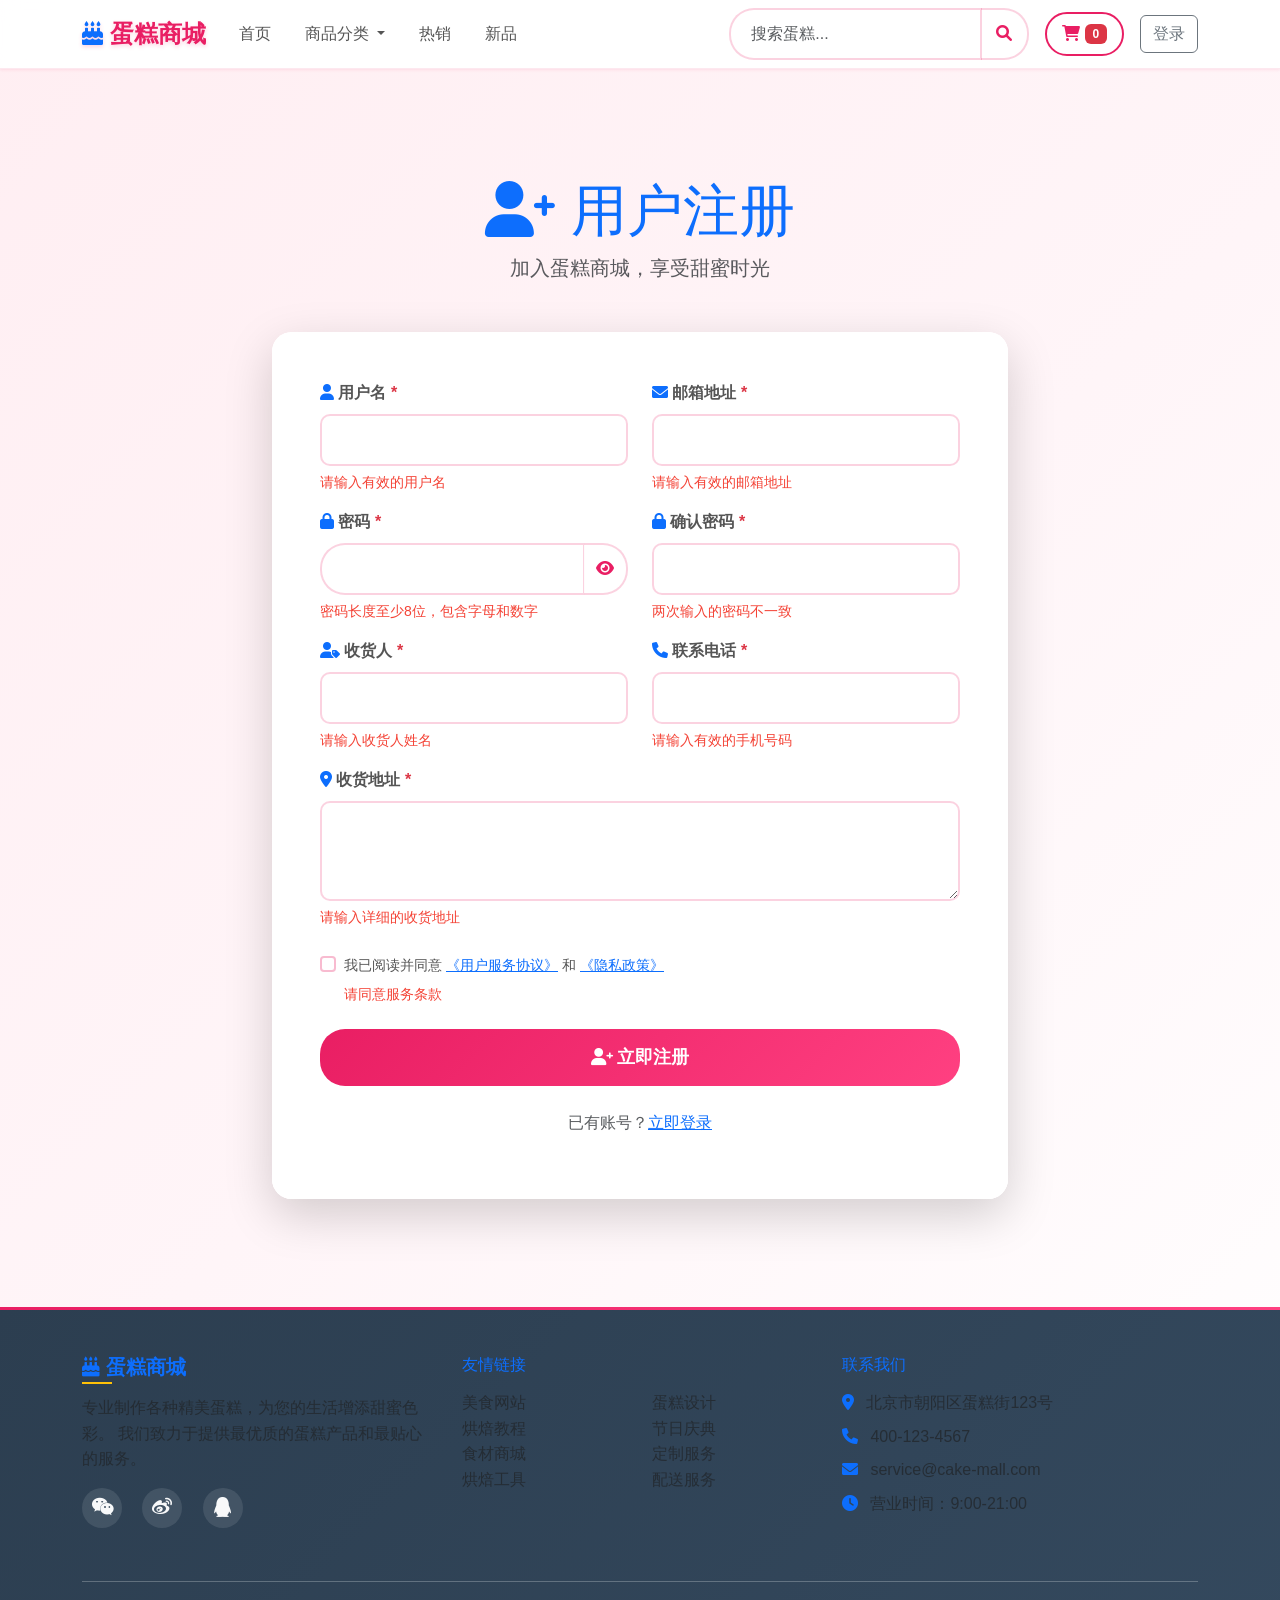
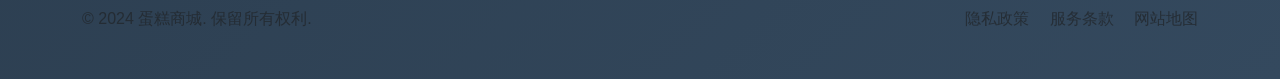
<file: register.html>
<!DOCTYPE html>
<html lang="zh-CN">
<head>
    <meta charset="UTF-8">
    <meta name="viewport" content="width=device-width, initial-scale=1.0">
    <title>蛋糕商城 - 用户注册</title>
    <!-- Bootstrap CSS -->
    <link href="https://cdn.jsdelivr.net/npm/bootstrap@5.3.0/dist/css/bootstrap.min.css" rel="stylesheet">
    <!-- Font Awesome 图标 -->
    <link rel="stylesheet" href="https://cdnjs.cloudflare.com/ajax/libs/font-awesome/6.0.0/css/all.min.css">
    <!-- 自定义CSS -->
    <link rel="stylesheet" href="styles.css">
</head>
<body>
    <!-- 导航栏 -->
    <nav class="navbar navbar-expand-lg navbar-light bg-light sticky-top">
        <div class="container">
            <!-- 品牌Logo -->
            <a class="navbar-brand" href="index.html">
                <i class="fas fa-birthday-cake text-primary"></i>
                <span class="fw-bold">蛋糕商城</span>
            </a>
            
            <!-- 移动端菜单按钮 -->
            <button class="navbar-toggler" type="button" data-bs-toggle="collapse" data-bs-target="#navbarNav">
                <span class="navbar-toggler-icon"></span>
            </button>
            
            <!-- 导航菜单 -->
            <div class="collapse navbar-collapse" id="navbarNav">
                <ul class="navbar-nav me-auto">
                    <li class="nav-item">
                        <a class="nav-link" href="index.html">首页</a>
                    </li>
                    <li class="nav-item dropdown">
                        <a class="nav-link dropdown-toggle" href="#" data-bs-toggle="dropdown" aria-expanded="false">
                            商品分类
                        </a>
                        <ul class="dropdown-menu">
                            <li><a class="dropdown-item" href="#">生日蛋糕</a></li>
                            <li><a class="dropdown-item" href="#">婚礼蛋糕</a></li>
                            <li><a class="dropdown-item" href="#">儿童蛋糕</a></li>
                            <li><a class="dropdown-item" href="#">节日蛋糕</a></li>
                        </ul>
                    </li>
                    <li class="nav-item">
                        <a class="nav-link" href="hot.html">热销</a>
                    </li>
                    <li class="nav-item">
                        <a class="nav-link" href="new.html">新品</a>
                    </li>
                </ul>
                
                <!-- 搜索框和购物车 -->
                <div class="d-flex align-items-center">
                    <div class="input-group me-3" style="width: 300px;">
                        <input type="text" class="form-control" placeholder="搜索蛋糕...">
                        <button class="btn btn-outline-primary" type="button">
                            <i class="fas fa-search"></i>
                        </button>
                    </div>
                    <a href="cart.html" class="btn btn-outline-primary me-3">
                        <i class="fas fa-shopping-cart"></i>
                        <span class="badge bg-danger">0</span>
                    </a>
                    <a href="login.html" class="btn btn-outline-secondary">登录</a>
                </div>
            </div>
        </div>
    </nav>

    <!-- 主要内容区域 -->
    <main class="container my-5">
        <div class="row justify-content-center">
            <div class="col-lg-8 col-md-10">
                <!-- 页面标题 -->
                <div class="text-center mb-5">
                    <h1 class="display-4 text-primary">
                        <i class="fas fa-user-plus"></i>
                        用户注册
                    </h1>
                    <p class="lead text-muted">加入蛋糕商城，享受甜蜜时光</p>
                </div>

                <!-- 注册表单 -->
                <div class="card shadow-lg">
                    <div class="card-body p-5">
                        <form id="registerForm" novalidate>
                            <div class="row">
                                <!-- 用户名 -->
                                <div class="col-md-6 mb-3">
                                    <label for="username" class="form-label">
                                        <i class="fas fa-user text-primary"></i>
                                        用户名 <span class="text-danger">*</span>
                                    </label>
                                    <input type="text" class="form-control" id="username" name="username" required>
                                    <div class="invalid-feedback">
                                        请输入有效的用户名
                                    </div>
                                </div>

                                <!-- 邮箱 -->
                                <div class="col-md-6 mb-3">
                                    <label for="email" class="form-label">
                                        <i class="fas fa-envelope text-primary"></i>
                                        邮箱地址 <span class="text-danger">*</span>
                                    </label>
                                    <input type="email" class="form-control" id="email" name="email" required>
                                    <div class="invalid-feedback">
                                        请输入有效的邮箱地址
                                    </div>
                                </div>
                            </div>

                            <div class="row">
                                <!-- 密码 -->
                                <div class="col-md-6 mb-3">
                                    <label for="password" class="form-label">
                                        <i class="fas fa-lock text-primary"></i>
                                        密码 <span class="text-danger">*</span>
                                    </label>
                                    <div class="input-group">
                                        <input type="password" class="form-control" id="password" name="password" required>
                                        <button class="btn btn-outline-secondary" type="button" id="togglePassword">
                                            <i class="fas fa-eye"></i>
                                        </button>
                                    </div>
                                    <div class="invalid-feedback">
                                        密码长度至少8位，包含字母和数字
                                    </div>
                                </div>

                                <!-- 确认密码 -->
                                <div class="col-md-6 mb-3">
                                    <label for="confirmPassword" class="form-label">
                                        <i class="fas fa-lock text-primary"></i>
                                        确认密码 <span class="text-danger">*</span>
                                    </label>
                                    <input type="password" class="form-control" id="confirmPassword" name="confirmPassword" required>
                                    <div class="invalid-feedback">
                                        两次输入的密码不一致
                                    </div>
                                </div>
                            </div>

                            <div class="row">
                                <!-- 收货人 -->
                                <div class="col-md-6 mb-3">
                                    <label for="receiver" class="form-label">
                                        <i class="fas fa-user-tag text-primary"></i>
                                        收货人 <span class="text-danger">*</span>
                                    </label>
                                    <input type="text" class="form-control" id="receiver" name="receiver" required>
                                    <div class="invalid-feedback">
                                        请输入收货人姓名
                                    </div>
                                </div>

                                <!-- 电话 -->
                                <div class="col-md-6 mb-3">
                                    <label for="phone" class="form-label">
                                        <i class="fas fa-phone text-primary"></i>
                                        联系电话 <span class="text-danger">*</span>
                                    </label>
                                    <input type="tel" class="form-control" id="phone" name="phone" required>
                                    <div class="invalid-feedback">
                                        请输入有效的手机号码
                                    </div>
                                </div>
                            </div>

                            <!-- 地址 -->
                            <div class="mb-4">
                                <label for="address" class="form-label">
                                    <i class="fas fa-map-marker-alt text-primary"></i>
                                    收货地址 <span class="text-danger">*</span>
                                </label>
                                <textarea class="form-control" id="address" name="address" rows="3" required></textarea>
                                <div class="invalid-feedback">
                                    请输入详细的收货地址
                                </div>
                            </div>

                            <!-- 服务条款 -->
                            <div class="mb-4">
                                <div class="form-check">
                                    <input class="form-check-input" type="checkbox" id="agreeTerms" required>
                                    <label class="form-check-label" for="agreeTerms">
                                        我已阅读并同意 <a href="#" class="text-primary">《用户服务协议》</a> 和 <a href="#" class="text-primary">《隐私政策》</a>
                                    </label>
                                    <div class="invalid-feedback">
                                        请同意服务条款
                                    </div>
                                </div>
                            </div>

                            <!-- 提交按钮 -->
                            <div class="d-grid gap-2">
                                <button type="submit" class="btn btn-primary btn-lg">
                                    <i class="fas fa-user-plus"></i>
                                    立即注册
                                </button>
                            </div>

                            <!-- 登录链接 -->
                            <div class="text-center mt-4">
                                <p class="text-muted">
                                    已有账号？<a href="login.html" class="text-primary">立即登录</a>
                                </p>
                            </div>
                        </form>
                    </div>
                </div>
            </div>
        </div>
    </main>

    <!-- 页脚 -->
    <footer class="bg-dark text-light py-5 mt-5">
        <div class="container">
            <div class="row">
                <!-- 公司信息 -->
                <div class="col-lg-4 mb-4">
                    <h5 class="text-primary mb-3">
                        <i class="fas fa-birthday-cake"></i>
                        蛋糕商城
                    </h5>
                    <p class="text-muted">
                        专业制作各种精美蛋糕，为您的生活增添甜蜜色彩。
                        我们致力于提供最优质的蛋糕产品和最贴心的服务。
                    </p>
                    <div class="social-links">
                        <a href="#" class="text-light me-3"><i class="fab fa-weixin fa-lg"></i></a>
                        <a href="#" class="text-light me-3"><i class="fab fa-weibo fa-lg"></i></a>
                        <a href="#" class="text-light me-3"><i class="fab fa-qq fa-lg"></i></a>
                    </div>
                </div>

                <!-- 友情链接 -->
                <div class="col-lg-4 mb-4">
                    <h6 class="text-primary mb-3">友情链接</h6>
                    <div class="row">
                        <div class="col-6">
                            <ul class="list-unstyled">
                                <li><a href="#" class="text-muted text-decoration-none">美食网站</a></li>
                                <li><a href="#" class="text-muted text-decoration-none">烘焙教程</a></li>
                                <li><a href="#" class="text-muted text-decoration-none">食材商城</a></li>
                                <li><a href="#" class="text-muted text-decoration-none">烘焙工具</a></li>
                            </ul>
                        </div>
                        <div class="col-6">
                            <ul class="list-unstyled">
                                <li><a href="#" class="text-muted text-decoration-none">蛋糕设计</a></li>
                                <li><a href="#" class="text-muted text-decoration-none">节日庆典</a></li>
                                <li><a href="#" class="text-muted text-decoration-none">定制服务</a></li>
                                <li><a href="#" class="text-muted text-decoration-none">配送服务</a></li>
                            </ul>
                        </div>
                    </div>
                </div>

                <!-- 联系信息 -->
                <div class="col-lg-4 mb-4">
                    <h6 class="text-primary mb-3">联系我们</h6>
                    <ul class="list-unstyled text-muted">
                        <li class="mb-2">
                            <i class="fas fa-map-marker-alt text-primary me-2"></i>
                            北京市朝阳区蛋糕街123号
                        </li>
                        <li class="mb-2">
                            <i class="fas fa-phone text-primary me-2"></i>
                            400-123-4567
                        </li>
                        <li class="mb-2">
                            <i class="fas fa-envelope text-primary me-2"></i>
                            service@cake-mall.com
                        </li>
                        <li class="mb-2">
                            <i class="fas fa-clock text-primary me-2"></i>
                            营业时间：9:00-21:00
                        </li>
                    </ul>
                </div>
            </div>

            <!-- 版权信息 -->
            <hr class="my-4">
            <div class="row align-items-center">
                <div class="col-md-6">
                    <p class="text-muted mb-0">
                        &copy; 2024 蛋糕商城. 保留所有权利.
                    </p>
                </div>
                <div class="col-md-6 text-md-end">
                    <p class="text-muted mb-0">
                        <a href="#" class="text-muted text-decoration-none me-3">隐私政策</a>
                        <a href="#" class="text-muted text-decoration-none me-3">服务条款</a>
                        <a href="#" class="text-muted text-decoration-none">网站地图</a>
                    </p>
                </div>
            </div>
        </div>
    </footer>

    <!-- Bootstrap JS -->
    <script src="https://cdn.jsdelivr.net/npm/bootstrap@5.3.0/dist/js/bootstrap.bundle.min.js"></script>
    <!-- 自定义JavaScript -->
    <script src="script.js"></script>
</body>
</html>
</file>
<file: styles.css>
/* 蛋糕商城 - 自定义样式 */

/* 全局样式 */
:root {
    --primary-color: #e91e63;
    --secondary-color: #ff4081;
    --accent-color: #ffc107;
    --success-color: #4caf50;
    --warning-color: #ff9800;
    --danger-color: #f44336;
    --light-bg: #f8f9fa;
    --dark-bg: #343a40;
    --gradient-bg: linear-gradient(135deg, #e91e63 0%, #ff4081 100%);
}

body {
    font-family: 'Segoe UI', Tahoma, Geneva, Verdana, sans-serif;
    line-height: 1.6;
    color: #333;
    background: linear-gradient(135deg, #ffeef2 0%, #fff5f8 50%, #ffffff 100%);
    min-height: 100vh;
}

/* 导航栏样式 */
.navbar {
    backdrop-filter: blur(10px);
    background-color: rgba(255, 255, 255, 0.95) !important;
    border-bottom: 1px solid rgba(233, 30, 99, 0.1);
    transition: all 0.3s ease;
}

.navbar-brand {
    font-size: 1.5rem;
    font-weight: 700;
    color: var(--primary-color) !important;
    text-shadow: 0 2px 4px rgba(233, 30, 99, 0.2);
}

.navbar-brand:hover {
    transform: scale(1.05);
    transition: transform 0.3s ease;
}

.nav-link {
    font-weight: 500;
    color: #555 !important;
    transition: all 0.3s ease;
    position: relative;
    margin: 0 5px;
    padding: 8px 12px !important;
    border-radius: 20px;
}

.nav-link:hover {
    color: var(--primary-color) !important;
    background-color: rgba(233, 30, 99, 0.1);
    transform: translateY(-2px);
}

.nav-link.active {
    color: white !important;
    background: var(--gradient-bg);
    box-shadow: 0 4px 15px rgba(233, 30, 99, 0.3);
}

/* 下拉菜单样式 */
.dropdown-menu {
    border: none;
    box-shadow: 0 10px 30px rgba(0, 0, 0, 0.15);
    border-radius: 10px;
    margin-top: 10px;
    overflow: hidden;
    animation: fadeInDown 0.3s ease;
}

.dropdown-item {
    padding: 10px 20px;
    transition: all 0.3s ease;
    border-bottom: 1px solid rgba(0, 0, 0, 0.05);
}

.dropdown-item:hover {
    background: var(--gradient-bg);
    color: white;
    transform: translateX(5px);
}

.dropdown-item:last-child {
    border-bottom: none;
}

/* 搜索框样式 */
.input-group .form-control {
    border-right: none;
    border-radius: 25px 0 0 25px;
    padding-left: 20px;
    background-color: rgba(255, 255, 255, 0.9);
    border: 2px solid rgba(233, 30, 99, 0.2);
    transition: all 0.3s ease;
}

.input-group .form-control:focus {
    border-color: var(--primary-color);
    box-shadow: 0 0 0 0.2rem rgba(233, 30, 99, 0.25);
    background-color: white;
}

.input-group .btn {
    border-radius: 0 25px 25px 0;
    border-left: none;
    border: 2px solid rgba(233, 30, 99, 0.2);
    border-left: none;
}

.input-group .btn:hover {
    background: var(--gradient-bg);
    border-color: var(--primary-color);
    color: white;
}

/* 购物车按钮样式 */
.btn-outline-primary {
    border-radius: 25px;
    padding: 8px 15px;
    border: 2px solid var(--primary-color);
    color: var(--primary-color);
    transition: all 0.3s ease;
}

.btn-outline-primary:hover {
    background: var(--gradient-bg);
    border-color: var(--primary-color);
    transform: translateY(-2px);
    box-shadow: 0 5px 15px rgba(233, 30, 99, 0.3);
}

/* 主要内容区域 */
main {
    padding: 60px 0;
}

/* 注册卡片样式 */
.card {
    border: none;
    border-radius: 20px;
    overflow: hidden;
    background: rgba(255, 255, 255, 0.95);
    backdrop-filter: blur(10px);
    animation: fadeInUp 0.8s ease;
}

.card-header {
    background: var(--gradient-bg) !important;
    border: none;
    position: relative;
    overflow: hidden;
}

.card-header::before {
    content: '';
    position: absolute;
    top: -50%;
    left: -50%;
    width: 200%;
    height: 200%;
    background: repeating-linear-gradient(
        45deg,
        transparent,
        transparent 10px,
        rgba(255, 255, 255, 0.1) 10px,
        rgba(255, 255, 255, 0.1) 20px
    );
    animation: moveStripes 20s linear infinite;
}

.card-body {
    background: rgba(255, 255, 255, 0.98);
}

/* 表单样式 */
.form-label {
    font-weight: 600;
    color: #555;
    margin-bottom: 8px;
}

.form-control, .form-select {
    border: 2px solid rgba(233, 30, 99, 0.2);
    border-radius: 10px;
    padding: 12px 15px;
    transition: all 0.3s ease;
    background-color: rgba(255, 255, 255, 0.9);
}

.form-control:focus, .form-select:focus {
    border-color: var(--primary-color);
    box-shadow: 0 0 0 0.2rem rgba(233, 30, 99, 0.25);
    background-color: white;
    transform: translateY(-2px);
}

.form-control.is-valid {
    border-color: var(--success-color);
    background-image: url("data:image/svg+xml,%3csvg xmlns='http://www.w3.org/2000/svg' viewBox='0 0 8 8'%3e%3cpath fill='%234caf50' d='m2.3 6.73.94-.94 2.94-2.94.94-.94.94.94L2.3 8.67z'/%3e%3c/svg%3e");
}

.form-control.is-invalid {
    border-color: var(--danger-color);
    background-image: url("data:image/svg+xml,%3csvg xmlns='http://www.w3.org/2000/svg' viewBox='0 0 12 12' width='12' height='12' fill='none' stroke='%23f44336'%3e%3ccircle cx='6' cy='6' r='4.5'/%3e%3cpath d='m5.5 5.5 1 1m0-1-1 1'/%3e%3c/svg%3e");
}

/* 密码显示/隐藏按钮 */
#togglePassword {
    border: 2px solid rgba(233, 30, 99, 0.2);
    border-left: none;
    background-color: rgba(255, 255, 255, 0.9);
    color: var(--primary-color);
    transition: all 0.3s ease;
}

#togglePassword:hover {
    background: var(--gradient-bg);
    color: white;
    border-color: var(--primary-color);
}

/* 提交按钮样式 */
.btn-primary {
    background: var(--gradient-bg);
    border: none;
    border-radius: 25px;
    padding: 15px 30px;
    font-weight: 600;
    font-size: 1.1rem;
    transition: all 0.3s ease;
    position: relative;
    overflow: hidden;
}

.btn-primary:hover {
    transform: translateY(-3px);
    box-shadow: 0 10px 25px rgba(233, 30, 99, 0.4);
}

.btn-primary:active {
    transform: translateY(-1px);
}

/* 表单验证样式 */
.invalid-feedback {
    display: block;
    font-size: 0.875rem;
    color: var(--danger-color);
    margin-top: 5px;
    font-weight: 500;
}

.valid-feedback {
    display: block;
    font-size: 0.875rem;
    color: var(--success-color);
    margin-top: 5px;
    font-weight: 500;
}

.form-text {
    color: #6c757d;
    font-size: 0.8rem;
}

/* 复选框样式 */
.form-check-input {
    border: 2px solid rgba(233, 30, 99, 0.3);
    border-radius: 5px;
}

.form-check-input:checked {
    background-color: var(--primary-color);
    border-color: var(--primary-color);
}

.form-check-label {
    color: #555;
    font-size: 0.9rem;
}

/* 页脚样式 */
footer {
    background: linear-gradient(135deg, #2c3e50 0%, #34495e 100%) !important;
    position: relative;
    overflow: hidden;
}

footer::before {
    content: '';
    position: absolute;
    top: 0;
    left: 0;
    right: 0;
    height: 3px;
    background: var(--gradient-bg);
}

footer h5 {
    color: var(--accent-color) !important;
    font-weight: 700;
    position: relative;
}

footer h5::after {
    content: '';
    position: absolute;
    bottom: -5px;
    left: 0;
    width: 30px;
    height: 2px;
    background: var(--accent-color);
}

footer a {
    transition: all 0.3s ease;
    position: relative;
}

footer a:hover {
    color: var(--accent-color) !important;
    transform: translateX(5px);
}

footer .social-links a {
    display: inline-block;
    width: 40px;
    height: 40px;
    line-height: 40px;
    text-align: center;
    border-radius: 50%;
    background: rgba(255, 255, 255, 0.1);
    transition: all 0.3s ease;
}

footer .social-links a:hover {
    background: var(--gradient-bg);
    transform: translateY(-3px) scale(1.1);
}

/* 响应式设计 */
@media (max-width: 768px) {
    .navbar-nav {
        text-align: center;
        margin-top: 1rem;
    }
    
    .d-flex.me-3 {
        margin-top: 1rem;
        width: 100% !important;
    }
    
    .input-group {
        width: 100% !important;
        margin-bottom: 1rem;
    }
    
    .card-body {
        padding: 2rem !important;
    }
    
    main {
        padding: 30px 0;
    }
    
    footer .col-md-3 {
        margin-bottom: 2rem;
    }
}

@media (max-width: 576px) {
    .card-body {
        padding: 1.5rem !important;
    }
    
    .btn-primary {
        padding: 12px 20px;
        font-size: 1rem;
    }
    
    .navbar-brand {
        font-size: 1.3rem;
    }
}

/* 动画效果 */
@keyframes fadeInUp {
    from {
        opacity: 0;
        transform: translateY(30px);
    }
    to {
        opacity: 1;
        transform: translateY(0);
    }
}

@keyframes fadeInDown {
    from {
        opacity: 0;
        transform: translateY(-10px);
    }
    to {
        opacity: 1;
        transform: translateY(0);
    }
}

@keyframes moveStripes {
    0% {
        transform: translateX(-50px);
    }
    100% {
        transform: translateX(50px);
    }
}

/* 加载动画 */
.loading {
    position: relative;
    overflow: hidden;
}

.loading::after {
    content: '';
    position: absolute;
    top: 0;
    left: -100%;
    width: 100%;
    height: 100%;
    background: linear-gradient(
        90deg,
        transparent,
        rgba(255, 255, 255, 0.4),
        transparent
    );
    animation: loading 1.5s infinite;
}

@keyframes loading {
    0% {
        left: -100%;
    }
    100% {
        left: 100%;
    }
}

/* 成功提示样式 */
.success-message {
    background: linear-gradient(135deg, #4caf50 0%, #66bb6a 100%);
    color: white;
    padding: 15px 20px;
    border-radius: 10px;
    margin-bottom: 20px;
    display: none;
    animation: fadeInUp 0.5s ease;
}

/* 错误提示样式 */
.error-message {
    background: linear-gradient(135deg, #f44336 0%, #ef5350 100%);
    color: white;
    padding: 15px 20px;
    border-radius: 10px;
    margin-bottom: 20px;
    display: none;
    animation: fadeInUp 0.5s ease;
}

/* 自定义滚动条 */
::-webkit-scrollbar {
    width: 8px;
}

::-webkit-scrollbar-track {
    background: #f1f1f1;
}

::-webkit-scrollbar-thumb {
    background: var(--gradient-bg);
    border-radius: 4px;
}

::-webkit-scrollbar-thumb:hover {
    background: var(--primary-color);
}
</file>
